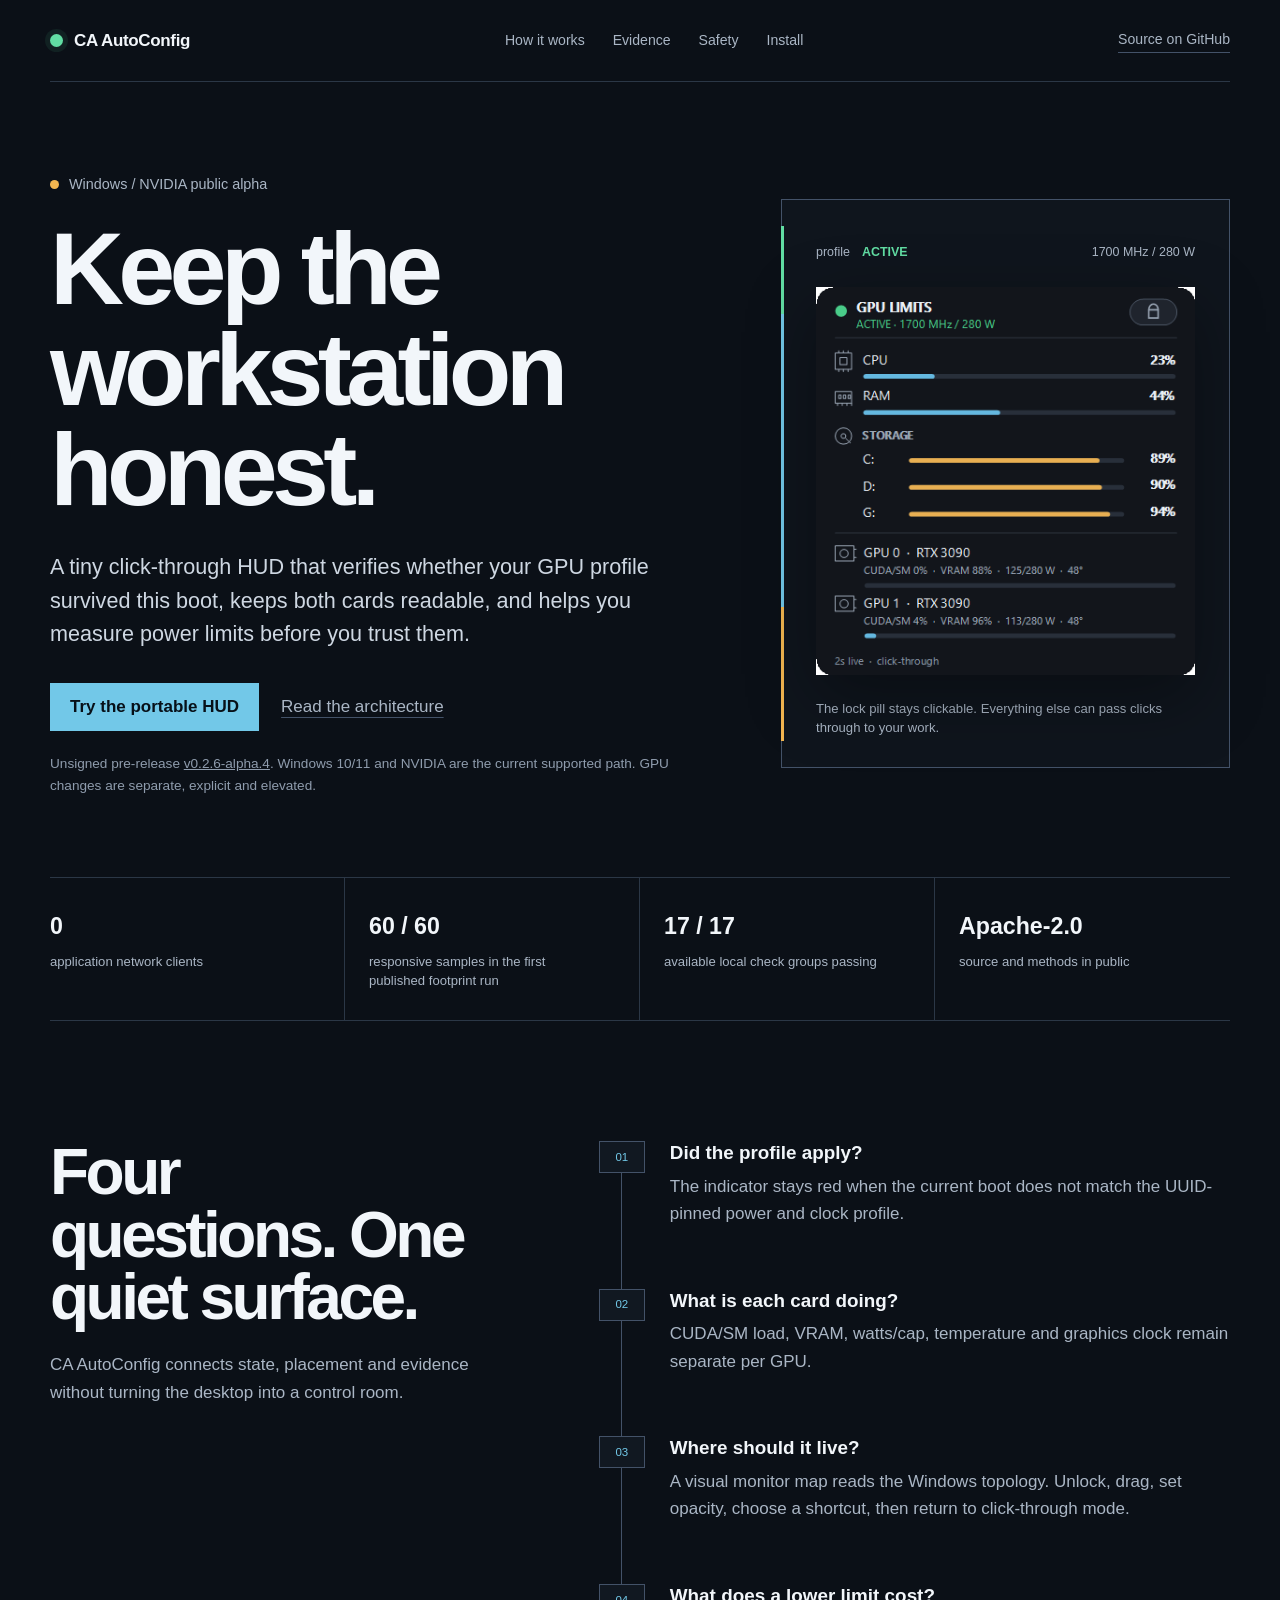
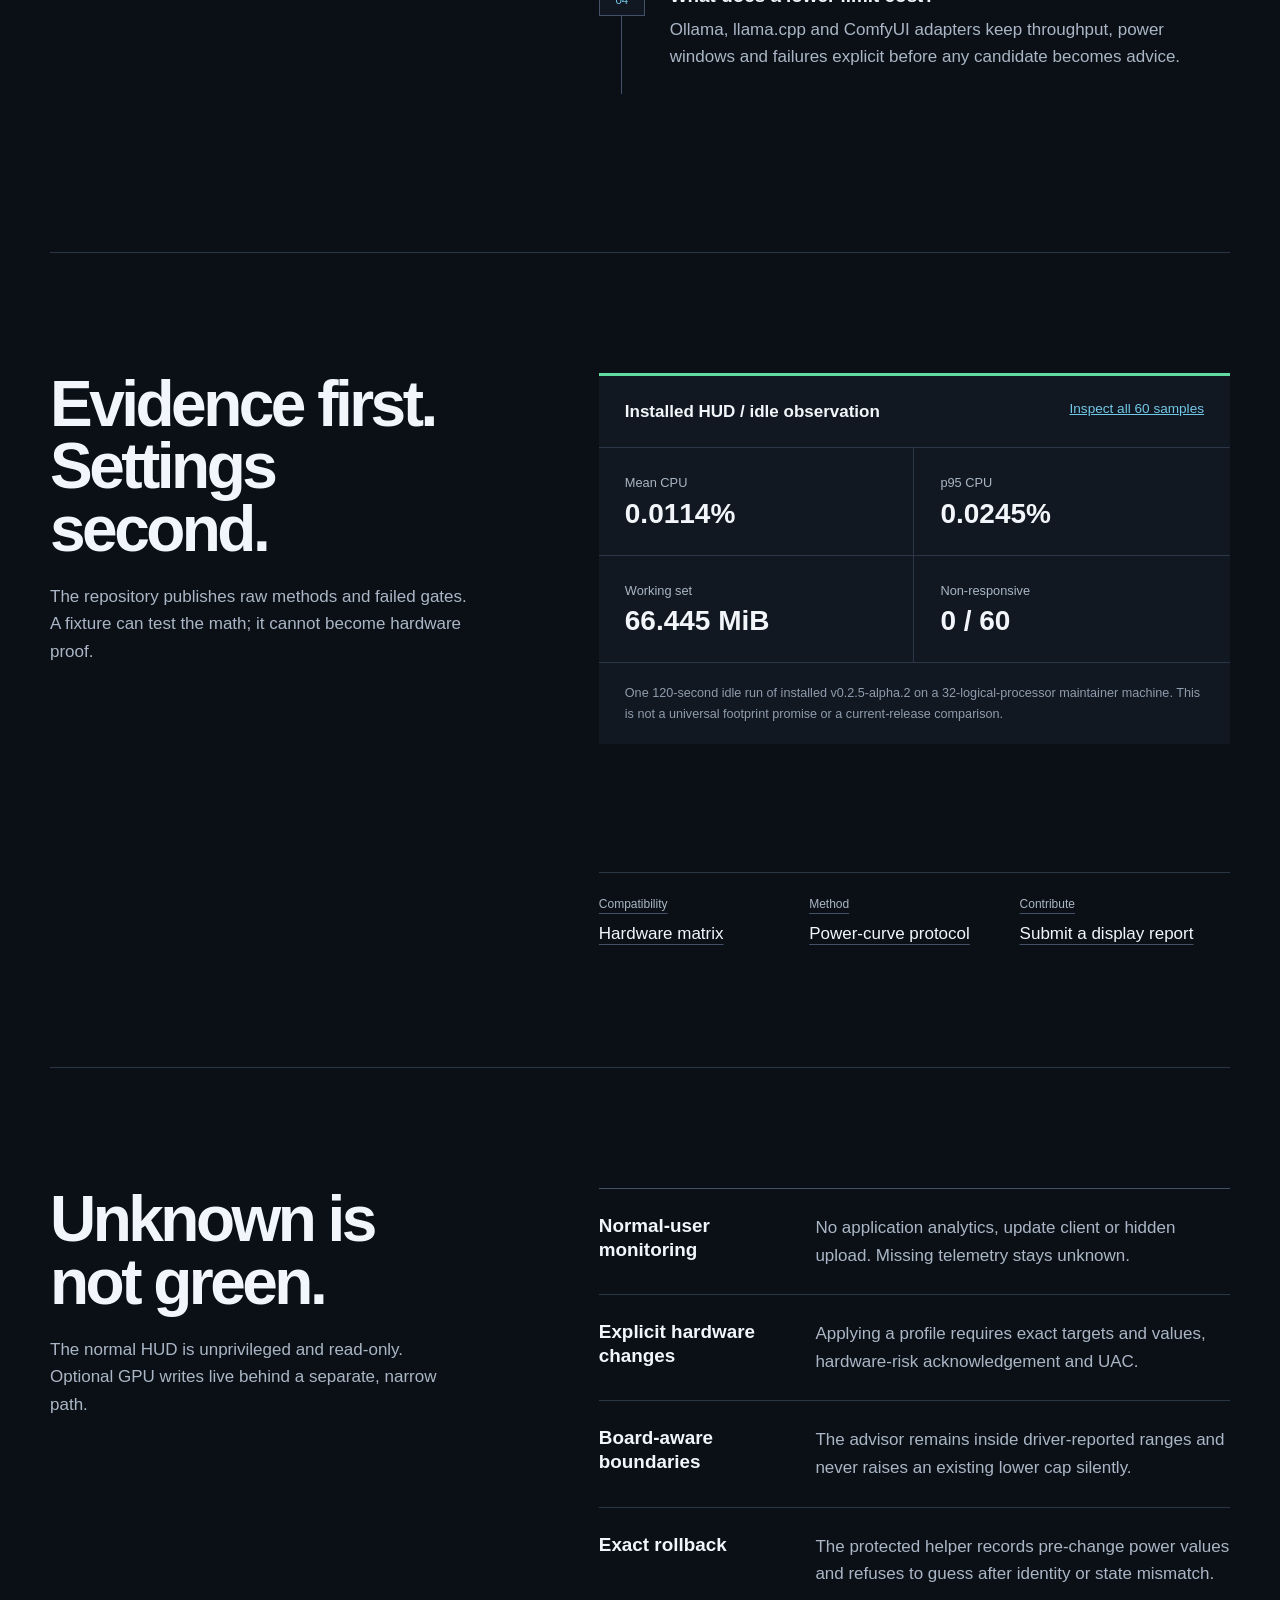
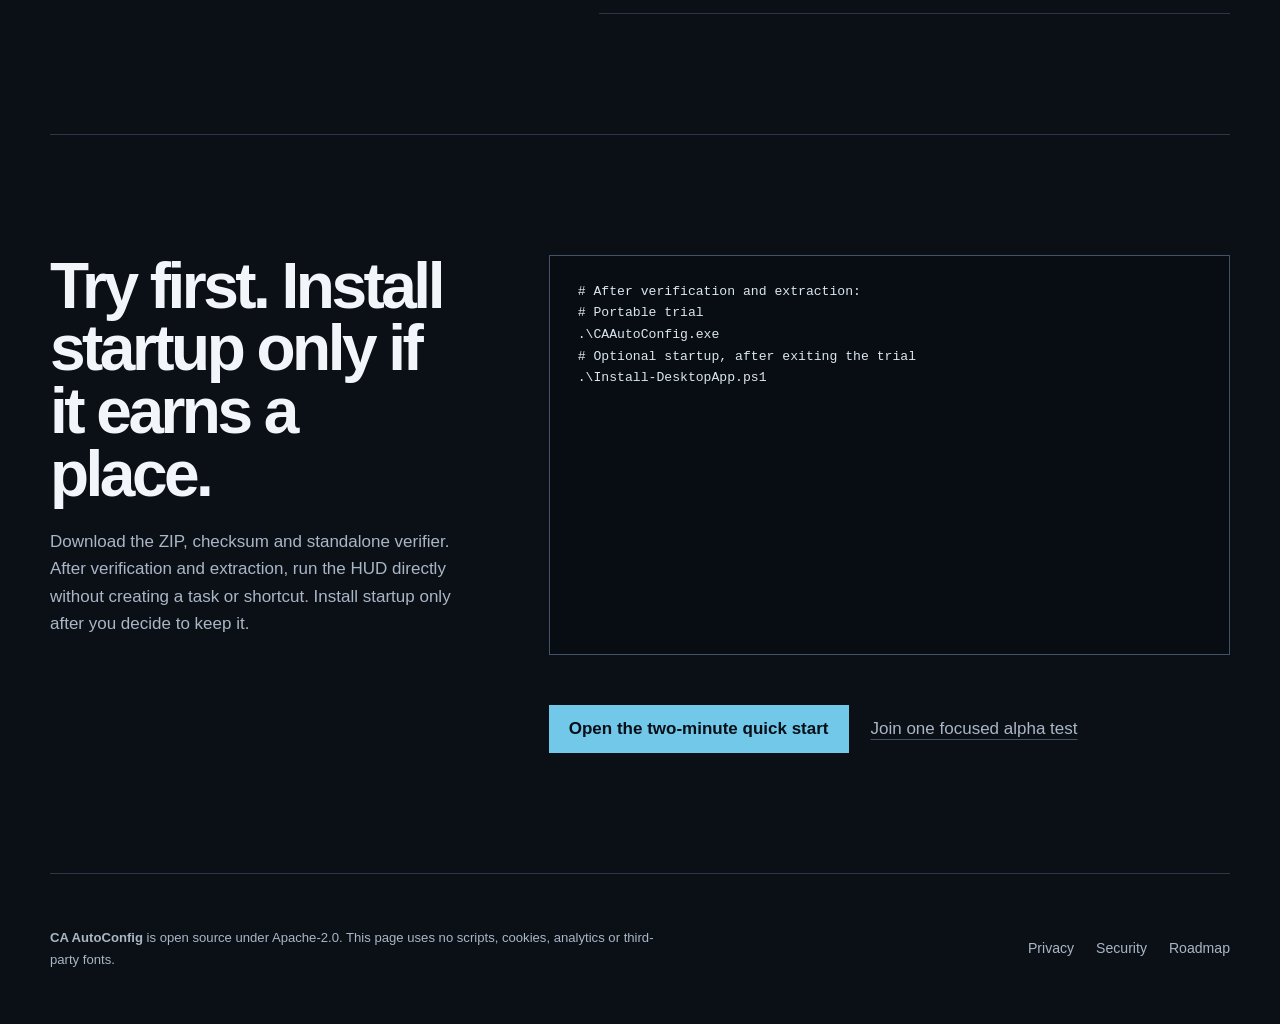
<file: docs/index.html>
<!doctype html>
<html lang="en">
<head>
  <meta charset="utf-8">
  <meta name="viewport" content="width=device-width, initial-scale=1">
  <meta name="description" content="CA AutoConfig is a tiny click-through Windows HUD and evidence-gated NVIDIA power companion for local AI workstations.">
  <meta name="referrer" content="no-referrer">
  <meta name="theme-color" content="#111821">
  <meta http-equiv="Content-Security-Policy" content="default-src 'self'; img-src 'self' data:; style-src 'self'; base-uri 'none'; form-action 'none'; upgrade-insecure-requests">
  <link rel="canonical" href="https://alirezakeshmirisocial-coder.github.io/ca-autoconfig/">
  <meta property="og:type" content="website">
  <meta property="og:title" content="CA AutoConfig — keep the workstation honest">
  <meta property="og:description" content="A click-through Windows HUD that verifies NVIDIA limits and makes local-AI power evidence reproducible.">
  <meta property="og:url" content="https://alirezakeshmirisocial-coder.github.io/ca-autoconfig/">
  <meta property="og:image" content="https://alirezakeshmirisocial-coder.github.io/ca-autoconfig/assets/social-preview.png">
  <meta property="og:image:width" content="1280">
  <meta property="og:image:height" content="640">
  <meta property="og:image:alt" content="CA AutoConfig workstation panel with a real HUD and the words Keep the workstation honest">
  <title>CA AutoConfig — Windows HUD for local AI</title>
  <link rel="stylesheet" href="site.css">
</head>
<body>
  <a class="skip-link" href="#main">Skip to content</a>

  <header class="site-header">
    <a class="brand" href="#top" aria-label="CA AutoConfig home">
      <span class="brand-mark" aria-hidden="true"></span>
      <span>CA AutoConfig</span>
    </a>
    <nav aria-label="Primary navigation">
      <a href="#how-it-works">How it works</a>
      <a href="#evidence">Evidence</a>
      <a href="#safety">Safety</a>
      <a href="#install">Install</a>
    </nav>
    <a class="source-link" href="https://github.com/alirezakeshmirisocial-coder/ca-autoconfig">Source on GitHub</a>
  </header>

  <main id="main">
    <section class="hero" id="top">
      <div class="hero-copy">
        <p class="release-state"><span aria-hidden="true"></span>Windows / NVIDIA public alpha</p>
        <h1>Keep the workstation honest.</h1>
        <p class="hero-lede">A tiny click-through HUD that verifies whether your GPU profile survived this boot, keeps both cards readable, and helps you measure power limits before you trust them.</p>
        <div class="hero-actions">
          <a class="primary-action" href="https://github.com/alirezakeshmirisocial-coder/ca-autoconfig/blob/main/docs/QUICKSTART.md">Try the portable HUD</a>
          <a class="text-action" href="https://github.com/alirezakeshmirisocial-coder/ca-autoconfig/blob/main/docs/ARCHITECTURE.md">Read the architecture</a>
        </div>
        <p class="alpha-note">Unsigned pre-release <a href="https://github.com/alirezakeshmirisocial-coder/ca-autoconfig/releases/tag/v0.2.6-alpha.4">v0.2.6-alpha.4</a>. Windows 10/11 and NVIDIA are the current supported path. GPU changes are separate, explicit and elevated.</p>
      </div>

      <figure class="hud-stage">
        <div class="stage-status" aria-hidden="true">
          <span>profile</span><strong>ACTIVE</strong><span>1700 MHz / 280 W</span>
        </div>
        <img src="assets/hud-alpha.png" width="405" height="415" alt="CA AutoConfig HUD with a small lock control, CPU, RAM and storage bars, and telemetry for two RTX 3090 GPUs">
        <figcaption>The lock pill stays clickable. Everything else can pass clicks through to your work.</figcaption>
      </figure>
    </section>

    <section class="proof-strip" aria-label="Current product boundaries">
      <div><strong>0</strong><span>application network clients</span></div>
      <div><strong>60 / 60</strong><span>responsive samples in the first published footprint run</span></div>
      <div><strong>17 / 17</strong><span>available local check groups passing</span></div>
      <div><strong>Apache-2.0</strong><span>source and methods in public</span></div>
    </section>

    <section class="question-trace" id="how-it-works">
      <div class="section-intro">
        <h2>Four questions. One quiet surface.</h2>
        <p>CA AutoConfig connects state, placement and evidence without turning the desktop into a control room.</p>
      </div>
      <ol class="trace-list">
        <li>
          <span class="trace-index">01</span>
          <div><h3>Did the profile apply?</h3><p>The indicator stays red when the current boot does not match the UUID-pinned power and clock profile.</p></div>
        </li>
        <li>
          <span class="trace-index">02</span>
          <div><h3>What is each card doing?</h3><p>CUDA/SM load, VRAM, watts/cap, temperature and graphics clock remain separate per GPU.</p></div>
        </li>
        <li>
          <span class="trace-index">03</span>
          <div><h3>Where should it live?</h3><p>A visual monitor map reads the Windows topology. Unlock, drag, set opacity, choose a shortcut, then return to click-through mode.</p></div>
        </li>
        <li>
          <span class="trace-index">04</span>
          <div><h3>What does a lower limit cost?</h3><p>Ollama, llama.cpp and ComfyUI adapters keep throughput, power windows and failures explicit before any candidate becomes advice.</p></div>
        </li>
      </ol>
    </section>

    <section class="evidence-section" id="evidence">
      <div class="section-intro">
        <h2>Evidence first. Settings second.</h2>
        <p>The repository publishes raw methods and failed gates. A fixture can test the math; it cannot become hardware proof.</p>
      </div>
      <div class="measurement-ledger">
        <div class="ledger-heading">
          <p>Installed HUD / idle observation</p>
          <a href="https://github.com/alirezakeshmirisocial-coder/ca-autoconfig/blob/main/docs/evidence/hud-overhead-120s-2026-10-10.json">Inspect all 60 samples</a>
        </div>
        <dl>
          <div><dt>Mean CPU</dt><dd>0.0114%</dd></div>
          <div><dt>p95 CPU</dt><dd>0.0245%</dd></div>
          <div><dt>Working set</dt><dd>66.445 MiB</dd></div>
          <div><dt>Non-responsive</dt><dd>0 / 60</dd></div>
        </dl>
        <p class="evidence-caveat">One 120-second idle run of installed v0.2.5-alpha.2 on a 32-logical-processor maintainer machine. This is not a universal footprint promise or a current-release comparison.</p>
      </div>
      <div class="evidence-links">
        <a href="https://github.com/alirezakeshmirisocial-coder/ca-autoconfig/blob/main/docs/HARDWARE_MATRIX.md"><span>Compatibility</span>Hardware matrix</a>
        <a href="https://github.com/alirezakeshmirisocial-coder/ca-autoconfig/blob/main/benchmark/POWER_CURVE_METHOD.md"><span>Method</span>Power-curve protocol</a>
        <a href="https://github.com/alirezakeshmirisocial-coder/ca-autoconfig/issues/new?template=display-result.yml"><span>Contribute</span>Submit a display report</a>
      </div>
    </section>

    <section class="safety-section" id="safety">
      <div class="section-intro">
        <h2>Unknown is not green.</h2>
        <p>The normal HUD is unprivileged and read-only. Optional GPU writes live behind a separate, narrow path.</p>
      </div>
      <div class="safety-contract">
        <div><h3>Normal-user monitoring</h3><p>No application analytics, update client or hidden upload. Missing telemetry stays unknown.</p></div>
        <div><h3>Explicit hardware changes</h3><p>Applying a profile requires exact targets and values, hardware-risk acknowledgement and UAC.</p></div>
        <div><h3>Board-aware boundaries</h3><p>The advisor remains inside driver-reported ranges and never raises an existing lower cap silently.</p></div>
        <div><h3>Exact rollback</h3><p>The protected helper records pre-change power values and refuses to guess after identity or state mismatch.</p></div>
      </div>
    </section>

    <section class="install-section" id="install">
      <div>
        <h2>Try first. Install startup only if it earns a place.</h2>
        <p>Download the ZIP, checksum and standalone verifier. After verification and extraction, run the HUD directly without creating a task or shortcut. Install startup only after you decide to keep it.</p>
      </div>
      <pre aria-label="Portable trial and optional startup commands"><code># After verification and extraction:
# Portable trial
.\CAAutoConfig.exe
# Optional startup, after exiting the trial
.\Install-DesktopApp.ps1</code></pre>
      <div class="install-actions">
        <a class="primary-action" href="https://github.com/alirezakeshmirisocial-coder/ca-autoconfig/blob/main/docs/QUICKSTART.md">Open the two-minute quick start</a>
        <a class="text-action" href="https://github.com/alirezakeshmirisocial-coder/ca-autoconfig/discussions/9">Join one focused alpha test</a>
      </div>
    </section>
  </main>

  <footer>
    <p><strong>CA AutoConfig</strong> is open source under Apache-2.0. This page uses no scripts, cookies, analytics or third-party fonts.</p>
    <nav aria-label="Footer navigation">
      <a href="https://github.com/alirezakeshmirisocial-coder/ca-autoconfig/blob/main/PRIVACY.md">Privacy</a>
      <a href="https://github.com/alirezakeshmirisocial-coder/ca-autoconfig/blob/main/SECURITY.md">Security</a>
      <a href="https://github.com/alirezakeshmirisocial-coder/ca-autoconfig/blob/main/ROADMAP.md">Roadmap</a>
    </nav>
  </footer>
</body>
</html>
</file>
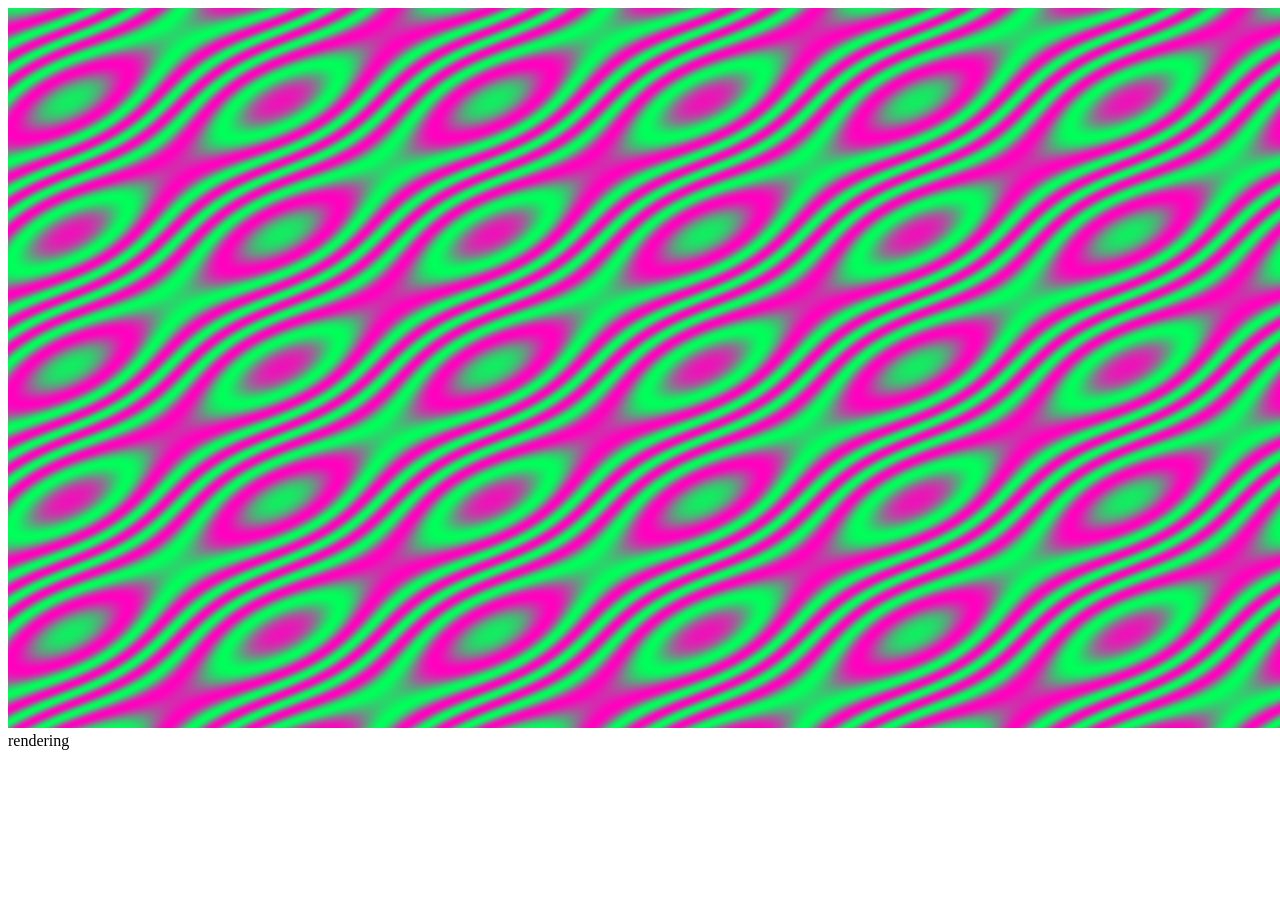
<file: tests/fixtures/windows-gpu-churn.html>
<!doctype html>
<meta charset="utf-8">
<title>CA Windows GPU churn fixture</title>
<canvas id="surface" width="1280" height="720"></canvas>
<output id="status">initializing</output>
<script>
"use strict";

const canvas = document.getElementById("surface");
const status = document.getElementById("status");
const gl = canvas.getContext("webgl", {
  alpha: false,
  antialias: false,
  depth: false,
  preserveDrawingBuffer: false,
  stencil: false
});

if (!gl) {
  status.value = "webgl-unavailable";
  document.title = "CA churn fixture: WebGL unavailable";
  throw new Error("WebGL is unavailable");
}

function compile(type, source) {
  const shader = gl.createShader(type);
  gl.shaderSource(shader, source);
  gl.compileShader(shader);
  if (!gl.getShaderParameter(shader, gl.COMPILE_STATUS)) {
    throw new Error(gl.getShaderInfoLog(shader) || "shader compilation failed");
  }
  return shader;
}

const vertex = compile(gl.VERTEX_SHADER, `
attribute vec2 position;
void main() {
  gl_Position = vec4(position, 0.0, 1.0);
}`);

const fragment = compile(gl.FRAGMENT_SHADER, `
precision highp float;
uniform float tick;
void main() {
  vec2 uv = gl_FragCoord.xy / vec2(1280.0, 720.0);
  float value = 0.0;
  for (int i = 0; i < 24; i++) {
    float phase = float(i) * 0.173 + tick * 0.001;
    value += sin((uv.x + phase) * 19.0) * cos((uv.y - phase) * 17.0);
  }
  value = 0.5 + 0.5 * sin(value);
  gl_FragColor = vec4(value, 1.0 - value, 0.35 + value * 0.4, 1.0);
}`);

const program = gl.createProgram();
gl.attachShader(program, vertex);
gl.attachShader(program, fragment);
gl.linkProgram(program);
if (!gl.getProgramParameter(program, gl.LINK_STATUS)) {
  throw new Error(gl.getProgramInfoLog(program) || "program link failed");
}

const vertices = gl.createBuffer();
gl.bindBuffer(gl.ARRAY_BUFFER, vertices);
gl.bufferData(gl.ARRAY_BUFFER, new Float32Array([
  -1, -1, 1, -1, -1, 1,
  -1, 1, 1, -1, 1, 1
]), gl.STATIC_DRAW);

gl.useProgram(program);
const position = gl.getAttribLocation(program, "position");
gl.enableVertexAttribArray(position);
gl.vertexAttribPointer(position, 2, gl.FLOAT, false, 0, 0);
const tick = gl.getUniformLocation(program, "tick");
gl.viewport(0, 0, canvas.width, canvas.height);

let frames = 0;
function render(now) {
  gl.uniform1f(tick, now);
  gl.drawArrays(gl.TRIANGLES, 0, 6);
  frames++;
  if (frames === 1) {
    status.value = "rendering";
    document.title = "CA churn fixture: rendering";
  }
  requestAnimationFrame(render);
}
requestAnimationFrame(render);
</script>
</file>
<file: docs/site.css>
:root {
  color-scheme: dark;
  --canvas: #0b1017;
  --surface: #111821;
  --surface-raised: #17202b;
  --line: #2b3746;
  --line-strong: #435268;
  --text: #f2f6fa;
  --muted: #aab6c5;
  --cyan: #72c8e8;
  --green: #61dda3;
  --amber: #f3b650;
  --red: #ff737f;
  --page: 1180px;
}

* { box-sizing: border-box; }

html {
  scroll-behavior: smooth;
  background: var(--canvas);
}

body {
  margin: 0;
  background: var(--canvas);
  color: var(--text);
  font-family: Aptos, "Segoe UI Variable Text", "Segoe UI", sans-serif;
  font-size: 17px;
  line-height: 1.62;
}

a { color: inherit; }

a:focus-visible {
  outline: 3px solid var(--amber);
  outline-offset: 4px;
  border-radius: 3px;
}

.skip-link {
  position: absolute;
  left: 18px;
  top: -80px;
  z-index: 20;
  padding: 10px 14px;
  background: var(--text);
  color: var(--canvas);
}

.skip-link:focus { top: 14px; }

.site-header,
main,
footer {
  width: min(calc(100% - 40px), var(--page));
  margin-inline: auto;
}

.site-header {
  min-height: 82px;
  display: grid;
  grid-template-columns: auto 1fr auto;
  align-items: center;
  gap: 34px;
  border-bottom: 1px solid var(--line);
}

.brand {
  display: inline-flex;
  align-items: center;
  gap: 11px;
  text-decoration: none;
  font-family: Bahnschrift, "Aptos Display", "Segoe UI", sans-serif;
  font-weight: 650;
  letter-spacing: -0.02em;
}

.brand-mark {
  width: 13px;
  height: 13px;
  border-radius: 50%;
  background: var(--green);
  box-shadow: 0 0 0 5px rgba(97, 221, 163, 0.08);
}

.site-header nav {
  display: flex;
  justify-content: center;
  gap: 28px;
}

.site-header nav a,
.source-link,
footer a {
  color: var(--muted);
  text-decoration: none;
  font-size: 0.88rem;
}

.site-header nav a:hover,
.source-link:hover,
footer a:hover,
.text-action:hover { color: var(--text); }

.source-link {
  padding-bottom: 2px;
  border-bottom: 1px solid var(--line-strong);
}

.hero {
  min-height: 700px;
  display: grid;
  grid-template-columns: minmax(0, 1.05fr) minmax(380px, 0.75fr);
  gap: clamp(50px, 8vw, 116px);
  align-items: center;
  padding: 88px 0 80px;
}

.release-state {
  display: inline-flex;
  align-items: center;
  gap: 10px;
  margin: 0 0 23px;
  color: var(--muted);
  font-size: 0.9rem;
}

.release-state span {
  width: 9px;
  height: 9px;
  border-radius: 50%;
  background: var(--amber);
}

h1,
h2,
h3,
p { margin-top: 0; }

h1,
h2 {
  font-family: Bahnschrift, "Aptos Display", "Segoe UI", sans-serif;
  font-weight: 600;
  letter-spacing: -0.055em;
  line-height: 0.98;
}

h1 {
  max-width: 690px;
  margin-bottom: 30px;
  font-size: clamp(4rem, 8vw, 7.8rem);
}

h2 {
  margin-bottom: 22px;
  font-size: clamp(2.5rem, 5vw, 4.4rem);
}

h3 {
  margin-bottom: 8px;
  font-size: 1.18rem;
  line-height: 1.25;
}

.hero-lede {
  max-width: 660px;
  margin-bottom: 32px;
  color: #ced7e2;
  font-size: clamp(1.12rem, 2vw, 1.35rem);
  line-height: 1.55;
}

.hero-actions,
.install-actions {
  display: flex;
  flex-wrap: wrap;
  align-items: center;
  gap: 22px;
}

.primary-action {
  display: inline-flex;
  align-items: center;
  min-height: 48px;
  padding: 0 19px;
  border: 1px solid var(--cyan);
  background: var(--cyan);
  color: #071018;
  text-decoration: none;
  font-weight: 700;
}

.primary-action:hover { background: #96dbf2; }

.text-action {
  color: var(--muted);
  text-underline-offset: 5px;
  text-decoration-color: var(--line-strong);
}

.alpha-note {
  max-width: 650px;
  margin: 22px 0 0;
  color: #8f9cad;
  font-size: 0.85rem;
}

.hud-stage {
  position: relative;
  margin: 0;
  padding: 42px 34px 30px;
  border: 1px solid var(--line-strong);
  background: #0f151d;
}

.hud-stage::before {
  content: "";
  position: absolute;
  left: -1px;
  top: 26px;
  bottom: 26px;
  width: 3px;
  background: linear-gradient(to bottom, var(--green) 0 17%, var(--cyan) 17% 74%, var(--amber) 74% 100%);
}

.stage-status {
  display: grid;
  grid-template-columns: auto auto 1fr;
  gap: 12px;
  align-items: baseline;
  margin-bottom: 25px;
  color: var(--muted);
  font-size: 0.78rem;
}

.stage-status strong { color: var(--green); }
.stage-status span:last-child { text-align: right; }

.hud-stage img {
  display: block;
  width: min(100%, 405px);
  height: auto;
  margin: 0 auto;
  filter: drop-shadow(0 22px 34px rgba(0, 0, 0, 0.35));
}

.hud-stage figcaption {
  max-width: 420px;
  margin: 24px auto 0;
  color: var(--muted);
  font-size: 0.82rem;
  line-height: 1.45;
}

.proof-strip {
  display: grid;
  grid-template-columns: repeat(4, 1fr);
  border-top: 1px solid var(--line);
  border-bottom: 1px solid var(--line);
}

.proof-strip div {
  min-height: 142px;
  padding: 30px 24px;
  border-right: 1px solid var(--line);
}

.proof-strip div:first-child { padding-left: 0; }
.proof-strip div:last-child { border-right: 0; }

.proof-strip strong,
.proof-strip span { display: block; }

.proof-strip strong {
  font-family: Bahnschrift, "Aptos Display", sans-serif;
  font-size: 1.45rem;
  font-weight: 650;
}

.proof-strip span {
  max-width: 220px;
  margin-top: 8px;
  color: var(--muted);
  font-size: 0.82rem;
  line-height: 1.4;
}

.question-trace,
.evidence-section,
.safety-section,
.install-section {
  padding: 120px 0;
  border-bottom: 1px solid var(--line);
}

.question-trace,
.evidence-section,
.safety-section {
  display: grid;
  grid-template-columns: minmax(280px, 0.8fr) minmax(0, 1.2fr);
  gap: clamp(60px, 10vw, 150px);
}

.section-intro p {
  max-width: 530px;
  color: var(--muted);
}

.trace-list {
  position: relative;
  margin: 0;
  padding: 0;
  list-style: none;
}

.trace-list::before {
  content: "";
  position: absolute;
  left: 22px;
  top: 22px;
  bottom: 38px;
  width: 1px;
  background: var(--line-strong);
}

.trace-list li {
  position: relative;
  display: grid;
  grid-template-columns: 46px 1fr;
  gap: 25px;
  padding: 0 0 44px;
}

.trace-index {
  position: relative;
  z-index: 1;
  display: grid;
  place-items: center;
  width: 46px;
  height: 32px;
  border: 1px solid var(--line-strong);
  background: var(--surface);
  color: var(--cyan);
  font-family: Bahnschrift, "Aptos Display", sans-serif;
  font-size: 0.72rem;
}

.trace-list p,
.safety-contract p { color: var(--muted); }

.measurement-ledger {
  border-top: 3px solid var(--green);
  background: var(--surface);
}

.ledger-heading {
  display: flex;
  justify-content: space-between;
  gap: 30px;
  padding: 22px 26px;
  border-bottom: 1px solid var(--line);
}

.ledger-heading p { margin: 0; font-weight: 700; }
.ledger-heading a { color: var(--cyan); font-size: 0.85rem; }

.measurement-ledger dl {
  display: grid;
  grid-template-columns: repeat(2, 1fr);
  margin: 0;
}

.measurement-ledger dl div {
  padding: 25px 26px;
  border-right: 1px solid var(--line);
  border-bottom: 1px solid var(--line);
}

.measurement-ledger dl div:nth-child(even) { border-right: 0; }
.measurement-ledger dt { color: var(--muted); font-size: 0.8rem; }
.measurement-ledger dd { margin: 5px 0 0; font: 650 1.75rem/1.1 Bahnschrift, "Aptos Display", sans-serif; }

.evidence-caveat {
  margin: 0;
  padding: 20px 26px;
  color: #8f9cad;
  font-size: 0.79rem;
}

.evidence-links {
  grid-column: 2;
  display: grid;
  grid-template-columns: repeat(3, 1fr);
  border-top: 1px solid var(--line);
}

.evidence-links a {
  padding: 22px 16px 0 0;
  color: var(--text);
  text-decoration-color: var(--line-strong);
  text-underline-offset: 5px;
}

.evidence-links span {
  display: block;
  margin-bottom: 5px;
  color: var(--muted);
  font-size: 0.75rem;
}

.safety-contract {
  border-top: 1px solid var(--line-strong);
}

.safety-contract div {
  display: grid;
  grid-template-columns: minmax(180px, 0.45fr) 1fr;
  gap: 30px;
  padding: 25px 0;
  border-bottom: 1px solid var(--line);
}

.safety-contract p { margin: 0; }

.install-section {
  display: grid;
  grid-template-columns: 0.75fr 1.25fr;
  gap: 50px 90px;
}

.install-section > div:first-child p { color: var(--muted); }

pre {
  margin: 0;
  padding: 25px 28px;
  overflow-x: auto;
  border: 1px solid var(--line-strong);
  background: #080d13;
  color: #dce6ef;
  font: 0.82rem/1.65 "Cascadia Mono", Consolas, monospace;
}

.install-actions { grid-column: 2; }

footer {
  min-height: 150px;
  display: flex;
  justify-content: space-between;
  align-items: center;
  gap: 30px;
  color: var(--muted);
  font-size: 0.82rem;
}

footer p { max-width: 620px; margin: 0; }
footer nav { display: flex; gap: 22px; }

@media (max-width: 900px) {
  .site-header { grid-template-columns: 1fr auto; }
  .site-header nav { display: none; }
  .hero { grid-template-columns: 1fr; padding-top: 70px; }
  .hud-stage { max-width: 540px; }
  .proof-strip { grid-template-columns: repeat(2, 1fr); }
  .proof-strip div:nth-child(2) { border-right: 0; }
  .proof-strip div:nth-child(-n+2) { border-bottom: 1px solid var(--line); }
  .proof-strip div:nth-child(3) { padding-left: 0; }
  .question-trace,
  .evidence-section,
  .safety-section,
  .install-section { grid-template-columns: 1fr; gap: 50px; }
  .evidence-links,
  .install-actions { grid-column: 1; }
}

@media (max-width: 580px) {
  body { font-size: 16px; }
  .site-header,
  main,
  footer { width: min(calc(100% - 28px), var(--page)); }
  .site-header { gap: 15px; }
  .source-link { font-size: 0.78rem; }
  h1 { font-size: clamp(3.2rem, 15vw, 4.3rem); }
  .hero { min-height: 0; padding: 55px 0 65px; }
  .hud-stage { padding: 30px 18px 24px; }
  .stage-status { grid-template-columns: auto 1fr; }
  .stage-status span:last-child { grid-column: 1 / -1; text-align: left; }
  .proof-strip { grid-template-columns: 1fr; }
  .proof-strip div,
  .proof-strip div:nth-child(2) { min-height: 0; padding: 22px 0; border-right: 0; border-bottom: 1px solid var(--line); }
  .question-trace,
  .evidence-section,
  .safety-section,
  .install-section { padding: 82px 0; }
  .measurement-ledger dl,
  .evidence-links { grid-template-columns: 1fr; }
  .measurement-ledger dl div { border-right: 0; }
  .evidence-links a { padding-top: 18px; }
  .safety-contract div { grid-template-columns: 1fr; gap: 6px; }
  .install-actions,
  .hero-actions { align-items: flex-start; flex-direction: column; }
  footer { align-items: flex-start; flex-direction: column; padding: 42px 0; }
}

@media (prefers-reduced-motion: reduce) {
  html { scroll-behavior: auto; }
}
</file>
